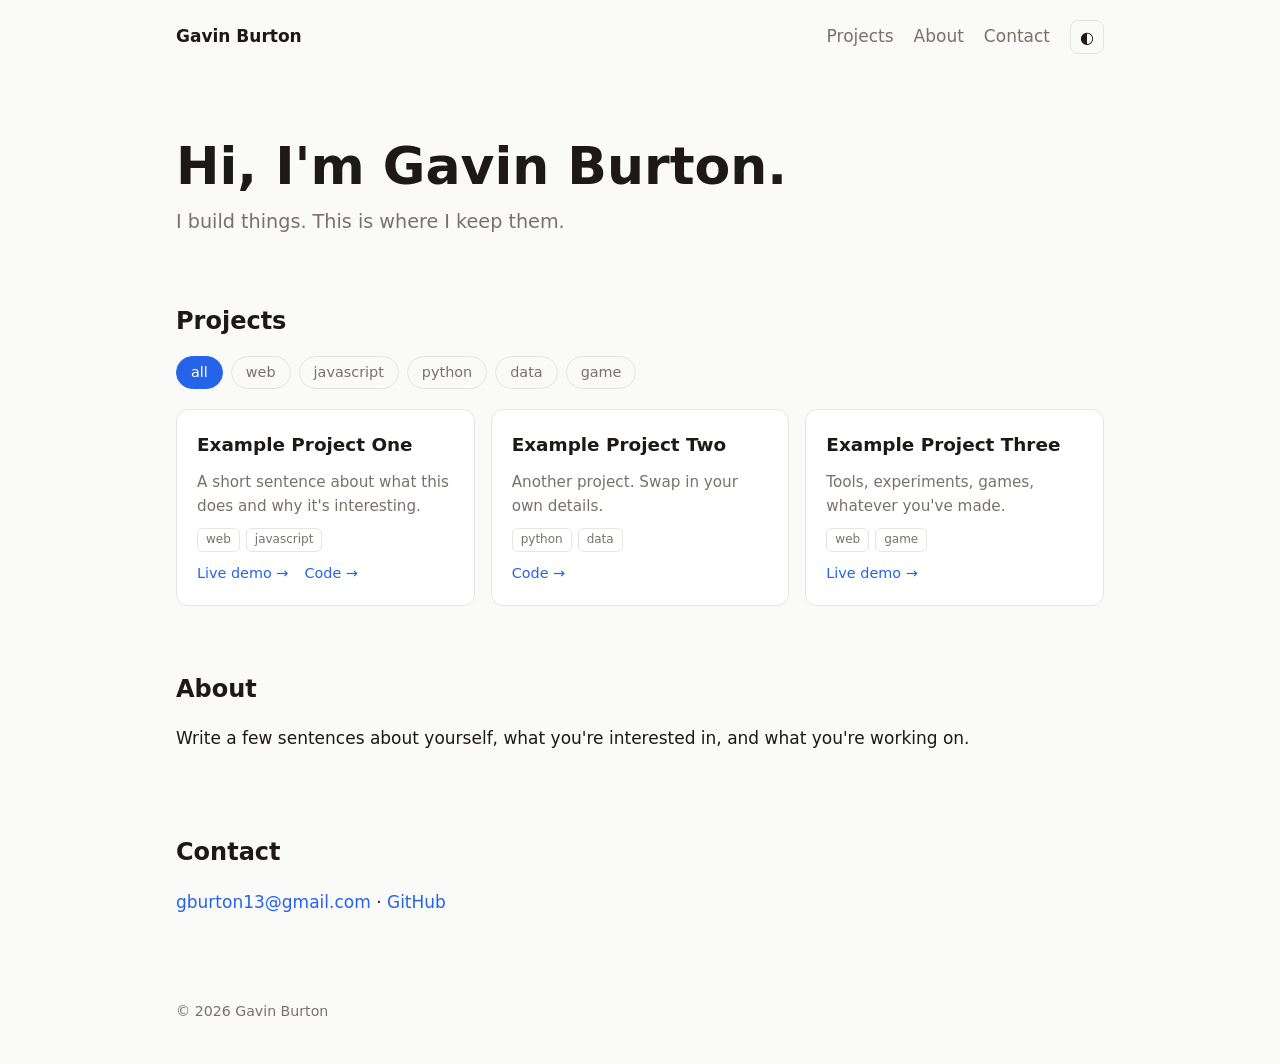
<file: index.html>
<!doctype html>
<html lang="en">
<head>
  <meta charset="utf-8">
  <meta name="viewport" content="width=device-width, initial-scale=1">
  <title>Gavin Burton &mdash; Projects</title>
  <meta name="description" content="Personal site and project portfolio.">
  <meta name="google-site-verification" content="N3ZpUAHZmYEOtlGqFxtDbgj-zoU3sdOmQ04WONBZFLw" />
  <link rel="stylesheet" href="style.css">
</head>
<body>
  <header class="site-header">
    <a class="brand" href="#top">Gavin Burton</a>
    <nav>
      <a href="#projects">Projects</a>
      <a href="#about">About</a>
      <a href="#contact">Contact</a>
      <button id="theme-toggle" aria-label="Toggle dark mode">&#9680;</button>
    </nav>
  </header>

  <main id="top">
    <section class="hero">
      <h1>Hi, I'm Gavin Burton.</h1>
      <p class="lead">I build things. This is where I keep them.</p>
    </section>

    <section id="projects">
      <h2>Projects</h2>
      <div id="filters" class="filters"></div>
      <div id="grid" class="grid"></div>
    </section>

    <section id="about">
      <h2>About</h2>
      <p>Write a few sentences about yourself, what you're interested in, and what you're working on.</p>
    </section>

    <section id="contact">
      <h2>Contact</h2>
      <p>
        <a href="mailto:gburton13@gmail.com">gburton13@gmail.com</a> &middot;
        <a href="https://github.com/GBurton13">GitHub</a>
      </p>
    </section>
  </main>

  <footer><small>&copy; <span id="year"></span> Gavin Burton</small></footer>

  <script src="projects.js"></script>
  <script src="main.js"></script>
</body>
</html>
</file>
<file: style.css>
:root {
  --bg: #fafaf9; --fg: #1c1917; --muted: #78716c; --card: #fff;
  --border: #e7e5e4; --accent: #2563eb;
}
@media (prefers-color-scheme: dark) {
  :root:not([data-theme="light"]) {
    --bg: #131211; --fg: #f5f5f4; --muted: #a8a29e; --card: #1c1a19;
    --border: #2e2b29; --accent: #60a5fa;
  }
}
:root[data-theme="dark"] {
  --bg: #131211; --fg: #f5f5f4; --muted: #a8a29e; --card: #1c1a19;
  --border: #2e2b29; --accent: #60a5fa;
}

* { box-sizing: border-box; }
html { scroll-behavior: smooth; }
body {
  margin: 0; background: var(--bg); color: var(--fg);
  font: 17px/1.6 system-ui, -apple-system, "Segoe UI", sans-serif;
}
a { color: var(--accent); text-decoration: none; }
a:hover { text-decoration: underline; }

.site-header, main, footer { max-width: 960px; margin: 0 auto; padding: 0 16px; }
.site-header {
  display: flex; justify-content: space-between; align-items: center;
  padding-top: 20px; padding-bottom: 20px;
}
.brand { font-weight: 700; color: var(--fg); }
nav { display: flex; gap: 20px; align-items: center; }
nav a { color: var(--muted); }
#theme-toggle {
  background: none; border: 1px solid var(--border); color: var(--fg);
  border-radius: 8px; width: 34px; height: 34px; cursor: pointer; font-size: 16px;
}

.hero { padding: 64px 0 32px; }
.hero h1 { font-size: clamp(2rem, 6vw, 3.25rem); line-height: 1.1; margin: 0 0 12px; }
.lead { color: var(--muted); font-size: 1.2rem; margin: 0; }

section { padding: 32px 0; }
h2 { font-size: 1.5rem; margin: 0 0 16px; }

.filters { display: flex; flex-wrap: wrap; gap: 8px; margin-bottom: 20px; }
.chip {
  background: none; color: var(--muted); border: 1px solid var(--border);
  border-radius: 999px; padding: 4px 14px; cursor: pointer; font: inherit; font-size: 0.9rem;
}
.chip.active { background: var(--accent); border-color: var(--accent); color: #fff; }

.grid { display: grid; gap: 16px; grid-template-columns: repeat(auto-fill, minmax(260px, 1fr)); }
.card {
  background: var(--card); border: 1px solid var(--border); border-radius: 12px;
  padding: 20px; display: flex; flex-direction: column; gap: 10px;
  transition: transform .15s, box-shadow .15s;
}
.card:hover { transform: translateY(-2px); box-shadow: 0 6px 20px rgba(0,0,0,.08); }
.card h3 { margin: 0; font-size: 1.15rem; }
.card p { margin: 0; color: var(--muted); font-size: 0.95rem; flex: 1; }
.tags { display: flex; flex-wrap: wrap; gap: 6px; }
.tags span { font-size: 0.75rem; color: var(--muted); border: 1px solid var(--border); border-radius: 6px; padding: 1px 8px; }
.links { display: flex; gap: 16px; font-size: 0.9rem; }

footer { padding-top: 32px; padding-bottom: 40px; color: var(--muted); }
</file>
